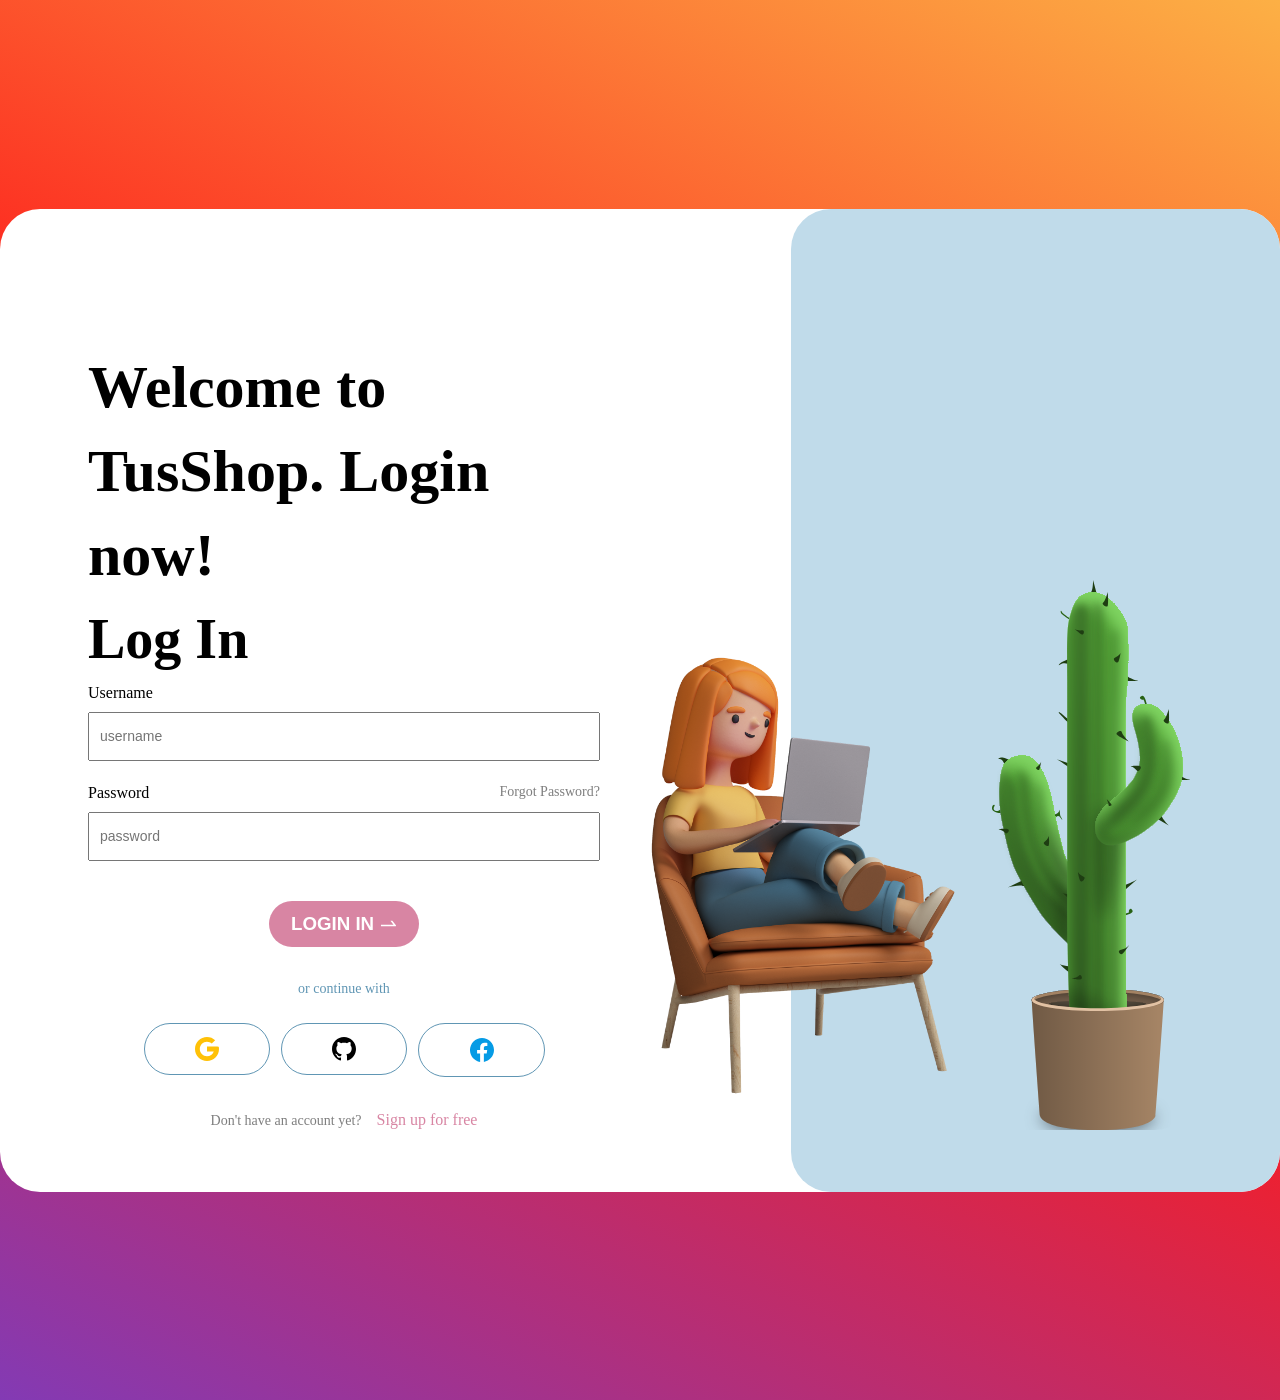
<file: vuongfarm/index.html>
<!DOCTYPE html>
<html lang="en">
  <head>
    <meta charset="UTF-8" />
    <meta http-equiv="X-UA-Compatible" content="IE=edge" />
    <meta name="viewport" content="width=device-width, initial-scale=1.0" />
    <title>Document</title>
    <link rel="stylesheet" href="./css/index.css" />
  </head>
  <body>
    <div class="wrapper">
      <div class="header">
        <ul class="nav">
          <li class="logo">VuongFarm</li>
          <li><a href="">Home</a></li>
          <li><a href="">Products</a></li>
          <li><a href="">Contact</a></li>
        </ul>
        <ul class="top-icon">
          <li>
            <a href=""><img src="./images/index/cart.svg" alt="" /></a>
          </li>
          <li>
            <a href=""><img src="./images/index/people.svg" alt="" /></a>
          </li>
          <li><img src="./images/index/line_y.svg" alt="" /></li>
          <li>
            <a href=""><img src="./images/index/category.svg" alt="" /></a>
          </li>
        </ul>
      </div>
      <div id="content">
        <div class="banner">
          <div class="left_banner">
            <div class="title_left_banner">
              <h1>Buy your</h1>
              <h1>dream plants</h1>
            </div>
            <div class="statistic">
              <div class="statistic_item">
                <h2>50+</h2>
                <p>Plant Species</p>
              </div>
              <div class="line_separation"></div>
              <div class="statistic_item">
                <h2>100+</h2>
                <p>Customers</p>
              </div>
            </div>
            <div class="form_search">
              <form action="">
                <input type="search" placeholder="What are you looking for?" />
                <button><img src="./images/index/search.svg" alt="" /></button>
              </form>
            </div>
          </div>
          <div class="right_banner">
            <div class="circle_background"></div>
            <img src="./images/index/banner.svg" alt="" />
          </div>
        </div>
        <div class="product_list">
          <div class="left_product_list">
            <div class="title_left_product_list">
              <h2>Best Selling</h2>
              <h2>Plants</h2>
            </div>
            <p>Easiest way to healthy life by buying your favorite plants</p>
            <button>
              <p>See more</p>
              <img src="./images/index/vector_right.svg" alt="" />
            </button>
          </div>
          <div class="right_product_list"></div>
        </div>
        <div class="about_us">
          <div class="header_about_us">
            <h2>About us</h2>
            <p>Order now and appreciate the beauty of nature</p>
          </div>
          <div class="body_about_us">
            <div class="body_about_us_item">
              <div class="img_about_us">
                <img src="./images/index/left_about_us.svg" alt="" />
              </div>
              <h3>Large Assortment</h3>
              <p>
                we offer many different types of products with fewer variations
                in each category.
              </p>
            </div>
            <div class="body_about_us_item">
              <div class="img_about_us">
                <img src="./images/index/middle_about_us.svg" alt="" />
              </div>
              <h3>Large Assortment</h3>
              <p>
                we offer many different types of products with fewer variations
                in each category.
              </p>
            </div>
            <div class="body_about_us_item">
              <div class="img_about_us">
                <img src="./images/index/right_about_us.svg" alt="" />
              </div>
              <h3>Large Assortment</h3>
              <p>
                we offer many different types of products with fewer variations
                in each category.
              </p>
            </div>
          </div>
        </div>
        <div class="categories">
          <div class="header_category">
            <h2>Categories</h2>
            <p>Find what you are looking for</p>
          </div>
          <div class="body_category">
            <div class="list_image_categories">
              <div class="image_category custom_image_category">
                <img src="./images/index/category1.svg" alt="" />
                <h5>Natural Plants</h5>
              </div>
              <div class="image_category">
                <img src="./images/index/category2.svg" alt="" />
                <h5>Plant Accessories</h5>
                <p>Horem ipsum dolor sit amet, consectetur adipiscing elit.</p>
              </div>
              <div class="image_category custom_image_category">
                <img src="./images/index/category3.svg" alt="" />
                <h5>Artificial Plants</h5>
              </div>
            </div>
            <div class="btn_explore">
              <button>
                <p>Explore</p>
                <img src="./images/index/vector_right.svg" alt="" />
              </button>
            </div>
          </div>
        </div>
        <div class="customers_say">
          <div class="header_customers_say">
            <h1>What customers say about</h1>
            <h1>VuongFarm?</h1>
          </div>
          <div class="body_customers_say">
            <div class="customers_say_item">
              <p>
                Jorem ipsum dolor sit amet, consectetur adipiscing elit. Nunc
                vulputate libero et velit interdum, ac aliquet odio mattis.
                Class aptent taciti sociosqu ad litora torquent per conubia
                nostra, per inceptos himenaeos.
              </p>
              <div class="detail_customers_say_item">
                <div class="left_detail_customers_say_item">
                  <img src="./images/index/customer1.svg" alt="" />
                </div>
                <div class="right_detail_customers_say_item">
                  <div class="info_customer">
                    <h3>John Doe</h3>
                    <p>Youtuber</p>
                  </div>
                  <div class="review">
                    <img src="./images/index/star.svg" alt="" />
                    <span>4.5</span>
                  </div>
                </div>
              </div>
            </div>
            <div class="customers_say_item">
              <p>
                Jorem ipsum dolor sit amet, consectetur adipiscing elit. Nunc
                vulputate libero et velit interdum, ac aliquet odio mattis.
                Class aptent taciti sociosqu ad litora torquent per conubia
                nostra, per inceptos himenaeos.
              </p>
              <div class="detail_customers_say_item">
                <div class="left_detail_customers_say_item">
                  <img src="./images/index/customer2.svg" alt="" />
                </div>
                <div class="right_detail_customers_say_item">
                  <div class="info_customer">
                    <h3>John Doe</h3>
                    <p>Youtuber</p>
                  </div>
                  <div class="review">
                    <img src="./images/index/star.svg" alt="" />
                    <span>4.5</span>
                  </div>
                </div>
              </div>
            </div>
            <div class="customers_say_item">
              <p>
                Jorem ipsum dolor sit amet, consectetur adipiscing elit. Nunc
                vulputate libero et velit interdum, ac aliquet odio mattis.
                Class aptent taciti sociosqu ad litora torquent per conubia
                nostra, per inceptos himenaeos.
              </p>
              <div class="detail_customers_say_item">
                <div class="left_detail_customers_say_item">
                  <img src="./images/index/customer1.svg" alt="" />
                </div>
                <div class="right_detail_customers_say_item">
                  <div class="info_customer">
                    <h3>John Doe</h3>
                    <p>Youtuber</p>
                  </div>
                  <div class="review">
                    <img src="./images/index/star.svg" alt="" />
                    <span>4.5</span>
                  </div>
                </div>
              </div>
            </div>
            <div class="customers_say_item">
              <p>
                Jorem ipsum dolor sit amet, consectetur adipiscing elit. Nunc
                vulputate libero et velit interdum, ac aliquet odio mattis.
                Class aptent taciti sociosqu ad litora torquent per conubia
                nostra, per inceptos himenaeos.
              </p>
              <div class="detail_customers_say_item">
                <div class="left_detail_customers_say_item">
                  <img src="./images/index/customer2.svg" alt="" />
                </div>
                <div class="right_detail_customers_say_item">
                  <div class="info_customer">
                    <h3>John Doe</h3>
                    <p>Youtuber</p>
                  </div>
                  <div class="review">
                    <img src="./images/index/star.svg" alt="" />
                    <span>4.5</span>
                  </div>
                </div>
              </div>
            </div>
            <div class="customers_say_item">
              <p>
                Jorem ipsum dolor sit amet, consectetur adipiscing elit. Nunc
                vulputate libero et velit interdum, ac aliquet odio mattis.
                Class aptent taciti sociosqu ad litora torquent per conubia
                nostra, per inceptos himenaeos.
              </p>
              <div class="detail_customers_say_item">
                <div class="left_detail_customers_say_item">
                  <img src="./images/index/customer1.svg" alt="" />
                </div>
                <div class="right_detail_customers_say_item">
                  <div class="info_customer">
                    <h3>John Doe</h3>
                    <p>Youtuber</p>
                  </div>
                  <div class="review">
                    <img src="./images/index/star.svg" alt="" />
                    <span>4.5</span>
                  </div>
                </div>
              </div>
            </div>
            <div class="customers_say_item">
              <p>
                Jorem ipsum dolor sit amet, consectetur adipiscing elit. Nunc
                vulputate libero et velit interdum, ac aliquet odio mattis.
                Class aptent taciti sociosqu ad litora torquent per conubia
                nostra, per inceptos himenaeos.
              </p>
              <div class="detail_customers_say_item">
                <div class="left_detail_customers_say_item">
                  <img src="./images/index/customer2.svg" alt="" />
                </div>
                <div class="right_detail_customers_say_item">
                  <div class="info_customer">
                    <h3>John Doe</h3>
                    <p>Youtuber</p>
                  </div>
                  <div class="review">
                    <img src="./images/index/star.svg" alt="" />
                    <span>4.5</span>
                  </div>
                </div>
              </div>
            </div>
          </div>
        </div>
        <footer>
          <div class="left_footer">
            <div class="header_left_footer">
              <h2>GREENMIND</h2>
              <p>We help you find</p>
              <p>your dream plant</p>
              <div class="icon_social">
                <div class="circle_social fix_circle_social">
                  <img
                    src="./images/index/iconfb.svg"
                    alt=""
                    class="fix_circle_social"
                  />
                </div>
                <div class="circle_social">
                  <img src="./images/index/iconinsta.svg" alt="" />
                </div>
                <div class="circle_social">
                  <img src="./images/index/icontwitter.svg" alt="" />
                </div>
              </div>
            </div>
            <div class="footer_left_footer">
              <p>2023 all Right Reserved Term of use LowBoy</p>
            </div>
          </div>
          <div class="right_footer">
            <table>
              <tr>
                <td>Infomation</td>
                <td>Company</td>
                <td>Contact</td>
              </tr>
              <tr>
                <td>About</td>
                <td>Community</td>
                <td>Getting Started</td>
              </tr>
              <tr>
                <td>Product</td>
                <td>Career</td>
                <td>Pricing</td>
              </tr>
              <tr>
                <td>Blog</td>
                <td>Our story</td>
                <td>Resources</td>
              </tr>
            </table>
          </div>
        </footer>
      </div>
    </div>
    <script src="./js/index.js"></script>
  </body>
</html>
</file>
<file: vuongfarm/css/index.css>
* {
    margin: 0;
    padding: 0;
}

body {
    margin: 0 auto;
    background-color: white;
}

.wrapper {
    padding: 45px 105px 0 105px;
}

ul {
    text-align: center;
}

/* #content {
    overflow: auto;
} */

.column1,
.column2,
.column3 {
    width: 31.3%;
    float: left;
}

.column1 {
    float: left;
}

.column2 {
    margin: 0% 3%;
}

.column3 {
    float: right;
    margin: 0%;
}

li {
    display: inline;
    padding: 0.5em;
}

.banner,
.article {
    background-color: #efefef;
    height: 10em;
    margin-bottom: 1em;
}

/* style header */

.header {
    display: flex;
    align-items: center;
    justify-content: space-between;
    margin-bottom: 48px;
}

.header .nav {
    display: flex;
    column-gap: 2vw;
    align-items: center;
}

.header .nav li a {
    text-decoration: none;
    font-size: 18px;
    font-weight: 500;
    line-height: 27px;
    letter-spacing: 0em;
    text-align: left;
    color: #1e1e1e80;
}

.header .nav li a:active {
    color: #1e1e1e;
}

.header .nav li.logo {
    font-size: 24px;
    font-weight: 400;
    line-height: 27px;
    letter-spacing: 0em;
    text-align: left;
}

.header .top-icon {
    display: flex;
    column-gap: 2vw;
    align-items: center;
}

/* style banner */

/* style left banner */

#content .banner {
    height: 512px;
    background: #c1dcdc;
    border-radius: 24px;
    display: flex;
    margin-bottom: 96px;
}

#content .banner .left_banner {
    padding: 48px;
    width: 65%;
}

#content .banner .left_banner .title_left_banner {
    margin-bottom: 24px;
}

#content .banner .left_banner .title_left_banner h1 {
    font-size: 64px;
    font-weight: 800;
    line-height: 64px;
    letter-spacing: 0em;
    text-align: left;
}

#content .banner .left_banner .statistic {
    display: flex;
    justify-content: flex-start;
    align-items: center;
    gap: 2vw;
    margin-bottom: 48px;
}

#content .banner .left_banner .statistic .line_separation {
    width: 2px;
    background-color: black;
    height: 60px;
}

#content .banner .left_banner .statistic .statistic_item h2 {
    font-size: 32px;
    font-weight: 600;
    line-height: 48px;
    letter-spacing: 0em;
    text-align: left;
}

#content .banner .left_banner .statistic .statistic_item p {
    font-size: 18px;
    font-weight: 500;
    line-height: 27px;
    letter-spacing: 0em;
    text-align: left;
}

#content .banner .left_banner .form_search form {
    position: relative;
}

#content .banner .left_banner .form_search form input {
    border-radius: 12px;
    padding: 18px;
    background: #ffffff;
    border: none;
    font-size: 18px;
    font-weight: 500;
    line-height: 27px;
    letter-spacing: 0em;
    text-align: left;
    width: 60%;
}

#content .banner .left_banner .form_search form button {
    position: absolute;
    width: 48px;
    height: 48px;
    background: #c1dcdc;
    border-radius: 12px;
    border: none;
    transform: translate(-54px, 8px);
    cursor: pointer;
}

/* style right banner */

#content .banner .right_banner {
    width: 35%;
    display: flex;
    flex-direction: column;
    justify-content: end;
    position: relative;
}

#content .banner .right_banner .circle_background {
    background-color: #1e1e1e;
    width: 450px;
    height: 400px;
    border-radius: 50% 50% 0px;
}

#content .banner .right_banner img {
    position: absolute;
    width: 411px;
    height: 513.98px;
    left: 55px;
}

/* style product list */

#content .product_list {
    display: flex;
    justify-content: space-between;
    margin-bottom: 85px;
}

#content .product_list .left_product_list {
    width: 20%;
}

#content .product_list .left_product_list .title_left_product_list {
    margin-bottom: 12px;
}

#content .product_list .left_product_list .title_left_product_list h2 {
    font-size: 32px;
    font-weight: 700;
    line-height: 48px;
    letter-spacing: 0em;
    text-align: left;
    color: #1e1e1e;
}

#content .product_list .left_product_list p {
    font-size: 18px;
    font-weight: 500;
    line-height: 27px;
    letter-spacing: 0em;
    text-align: left;
    padding-right: 60px;
    -webkit-line-clamp: 3;
    -webkit-box-orient: vertical;
    overflow: hidden;
    display: -webkit-box;
    color: #1e1e1e80;
    margin-bottom: 24px;
}

#content .product_list .left_product_list button {
    display: flex;
    padding: 12px 20px 12px 24px;
    background: #c1dcdc;
    border-radius: 8px;
    border: none;
    align-items: center;
    gap: 1vw;
    width: max-content;
    text-decoration: none;
}

#content .product_list .left_product_list button p {
    font-size: 18px;
    font-weight: 500;
    line-height: 27px;
    letter-spacing: 0em;
    text-align: left;
    padding: 0;
    margin: 0;
    color: #1e1e1e;
}

#content .product_list .right_product_list {
    display: grid;
    grid-template-columns: auto auto auto;
    justify-content: space-between;
    column-gap: 48px;
    row-gap: 48px;
    width: 80%;
}

#content .product_list .right_product_list .product_card img {
    max-width: 300px;
    max-height: 363px;
    margin-bottom: 12px;
}

#content .product_list .right_product_list .product_card .detail_product_card h3 {
    font-style: normal;
    font-weight: 700;
    font-size: 18px;
    line-height: 27px;
    color: #1e1e1e;
    margin-bottom: 7px;
}

#content .product_list .right_product_list .product_card .detail_product_card span {
    font-style: normal;
    font-weight: 500;
    font-size: 18px;
    line-height: 27px;
    color: rgba(30, 30, 30, 0.5);
}

/* style about us */

#content .about_us .header_about_us {
    text-align: center;
    margin-bottom: 48px;
}

#content .about_us .header_about_us h2 {
    font-size: 32px;
    font-weight: 700;
    line-height: 48px;
    letter-spacing: 0em;
    color: #1e1e1e;
}

#content .about_us .header_about_us p {
    font-size: 18px;
    font-weight: 500;
    line-height: 27px;
    letter-spacing: 0em;
    color: #1e1e1e80;
}

#content .about_us .body_about_us {
    display: flex;
    justify-content: space-between;
}

#content .about_us .body_about_us .body_about_us_item {
    display: flex;
    flex-direction: column;
    align-items: center;
    max-width: 400px;
    margin-bottom: 66px;
}

#content .about_us .body_about_us .body_about_us_item .img_about_us {
    width: 96px;
    height: 96px;
    border-radius: 50%;
    background-color: #c1dcdc;
    position: relative;
    margin-bottom: 24px;
}

#content .about_us .body_about_us .body_about_us_item .img_about_us img {
    position: absolute;
    transform: translate(28px, 30px);
}

#content .about_us .body_about_us .body_about_us_item h3 {
    margin-bottom: 12px;
    font-size: 18px;
    font-weight: 700;
    line-height: 27px;
    letter-spacing: 0em;
    color: #000000;
}

#content .about_us .body_about_us .body_about_us_item p {
    font-size: 18px;
    font-weight: 500;
    line-height: 27px;
    letter-spacing: 0em;
    text-align: center;
    color: #1e1e1e80;
}

/* style categories */

.categories .header_category {
    text-align: center;
    margin-bottom: 96px;
}

.categories .header_category h2 {
    font-size: 32px;
    font-weight: 700;
    line-height: 48px;
    letter-spacing: 0em;
    color: #1e1e1e;
    margin-bottom: 12px;
}

.categories .header_category p {
    font-size: 18px;
    font-weight: 500;
    line-height: 27px;
    letter-spacing: 0em;
    color: #1e1e1e80;
}

.categories .body_category {
    background-color: #c1dcdc;
    margin: 0 -105px;
    padding: 48px 96px 100px 96px;
}

.categories .body_category .list_image_categories {
    display: grid;
    grid-template-columns: auto auto auto;
    justify-content: space-between;
    text-align: center;
    margin-bottom: 24px;
}

.categories .body_category .list_image_categories .custom_image_category {
    transform: translateY(-96px);
}

.categories .body_category .list_image_categories .image_category {
    width: 352px;
}

.categories .body_category .list_image_categories .image_category h5 {
    font-size: 18px;
    font-weight: 700;
    line-height: 27px;
    letter-spacing: 0em;
    color: #1e1e1e;
    margin-bottom: 12px;
}

.categories .body_category .list_image_categories .image_category p {
    font-size: 18px;
    font-weight: 500;
    line-height: 27px;
    letter-spacing: 0em;
    color: #1e1e1e80;
}

.categories .body_category .btn_explore {
    display: flex;
    justify-content: center;
}

.categories .body_category .btn_explore button {
    display: flex;
    align-items: center;
    padding: 12px 24px;
    gap: 11.5px;
    background-color: #ffffff;
    border: none;
    border-radius: 8px;
}

.categories .body_category .btn_explore button p {
    font-size: 18px;
    font-weight: 500;
    line-height: 27px;
    letter-spacing: 0em;
    color: #1e1e1e;
}

.customers_say {
    padding: 96px 96px 78px 96px;
    margin: 0px -96px;
}

.customers_say .header_customers_say h1 {
    font-size: 32px;
    font-weight: 700;
    line-height: 48px;
    letter-spacing: 0em;
}

.customers_say .body_customers_say {
    display: flex;
    overflow-x: scroll;
    gap: 4vw;
}

.customers_say .body_customers_say::-webkit-scrollbar-track {
    -webkit-box-shadow: inset 0 0 6px rgba(0, 0, 0, 0.3);
    background-color: #F5F5F5;
}

.customers_say .body_customers_say::-webkit-scrollbar {
    height: 7px;
    border-radius: 5px;
    margin-top: 2px;
    background-color: #F5F5F5;
}

.customers_say .body_customers_say::-webkit-scrollbar-thumb {
    background-color: #5bc7c7;
    background-image: -webkit-linear-gradient(45deg,
            rgba(255, 255, 255, .2) 25%,
            transparent 25%,
            transparent 50%,
            rgba(255, 255, 255, .2) 50%,
            rgba(255, 255, 255, .2) 75%,
            transparent 75%,
            transparent)
}

.customers_say .body_customers_say .customers_say_item {
    min-height: 330px;
    background-color: #c1dcdc;
    border-radius: 12px;
    padding: 48px 48px 0 48px;
    display: flex;
    flex-direction: column;
    justify-content: space-between;
    min-width: 37vw;
}

.customers_say .body_customers_say .customers_say_item p {
    font-size: 18px;
    font-weight: 500;
    line-height: 27px;
    letter-spacing: 0em;
    color: #1e1e1ebf;
}

.customers_say .body_customers_say .customers_say_item .detail_customers_say_item {
    display: flex;
    justify-content: space-between;
    align-items: center;
}

.customers_say .body_customers_say .customers_say_item .detail_customers_say_item .left_detail_customers_say_item img {
    width: 150px;
    height: 205px;
}

.customers_say .body_customers_say .customers_say_item .detail_customers_say_item .right_detail_customers_say_item {
    display: flex;
    justify-content: space-between;
    width: 100%;
}

/* style footer */

footer {
    background-color: #C1DCDC;
    min-height: 423px;
    display: flex;
    margin: 0px -105px;
    padding: 48px 96px 71px 96px;
}

footer .left_footer {
    width: 75%;
    display: flex;
    flex-direction: column;
    justify-content: space-between;
}

footer .left_footer .header_left_footer h2 {
    font-size: 18px;
    font-weight: 400;
    line-height: 20px;
    letter-spacing: 0em;
    color: #000000;
    margin-bottom: 24px;
}

footer .left_footer .header_left_footer p {
    font-size: 18px;
    font-weight: 500;
    line-height: 27px;
    letter-spacing: 0em;
    color: #1E1E1E80;
    margin-bottom: 24px;
}

footer .left_footer .header_left_footer p:nth-child(even) {
    margin-bottom: unset;
}

footer .left_footer .header_left_footer .icon_social {
    display: flex;
    gap: 24px;
}

footer .left_footer .header_left_footer .icon_social .circle_social {
    border: 1px solid #1E1E1E80;
    border-radius: 50%;
    width: 48px;
    height: 48px;
    position: relative;
}

footer .left_footer .header_left_footer .icon_social .circle_social img {
    position: absolute;
    transform: translate(15px, 16px);
}

footer .left_footer .header_left_footer .icon_social .circle_social .fix_circle_social {
    transform: translate(19px, 16px);
}

footer .left_footer .footer_left_footer p {
    font-size: 18px;
    font-weight: 500;
    line-height: 27px;
    letter-spacing: 0em;
    color: #1E1E1E80;
}

footer .right_footer {
    width: 25%;
}

footer .right_footer table tr:first-child {
    font-size: 18px;
    font-weight: 700;
    line-height: 27px;
    letter-spacing: 0em;
    color: #1E1E1E;
}

footer .right_footer table tr {
    font-size: 18px;
    font-weight: 400;
    line-height: 27px;
    letter-spacing: 0em;
    color: #1E1E1E80;
}

footer .right_footer table tr td{
    padding: 12px 48px 12px 0;
}

footer .right_footer table tr td:last-child{
    padding-right: unset;
}
</file>
<file: vuongfarm/css/form_user.css>
* {
  padding: 0px;
  margin: 0px;
}

body {
  height: 100%;
}

#admin_page {
  display: flex;
  min-height: 937px;
}

/*  style menu admin */

#admin_page .menu_admin {
  width: 5%;
  display: flex;
  flex-direction: column;
  justify-content: space-between;
  align-items: center;
  background-color: #ffc297;
  padding: 30px 28px;
}

#admin_page .menu_admin .header_menu_admin ul {
  display: flex;
  justify-content: center;
  flex-direction: column;
  align-items: center;
}

#admin_page .menu_admin .header_menu_admin ul li {
  list-style-type: none;
  margin-bottom: 73px;
}

#admin_page .menu_admin .header_menu_admin ul li a .avatar_school {
  width: 65px;
  height: 65px;
}

#admin_page .menu_admin .header_menu_admin ul li a img {
  width: 33.33px;
  height: 27.63px;
}

#admin_page .menu_admin .footer_menu_admin .footer_menu_admin_item {
  position: relative;
  width: 81px;
  height: 81px;
  background-color: #ff7008;
  border-radius: 50%;
}

#admin_page .menu_admin .footer_menu_admin .footer_menu_admin_item img {
  position: absolute;
  top: 22px;
  left: 21px;
}

/* style menu section */

.menu_section {
  padding: 45px 30px;
  border-right: 1px solid #eee;
}

.menu_section .back_site {
  display: flex;
  gap: 41px;
}

.menu_section .back_site img {
  font-size: 28px;
}

.menu_section .back_site h3 {
  font-size: 28px;
  font-weight: 700;
  line-height: 33px;
  letter-spacing: 0em;
}

.menu_section .body_menu_section ul {
  display: flex;
  flex-direction: column;
  justify-content: flex-start;
  gap: 75px;
  margin: 91px 60px 0 60px;
  width: 100%;
}

.menu_section .body_menu_section ul li {
  display: flex;
  align-items: center;
  list-style-type: none;
  gap: 38px;
}

.menu_section .body_menu_section ul li img {
  height: 32.5px;
  width: 26.66666603088379px;
}

.menu_section .body_menu_section ul li h5 {
  font-size: 28px;
  font-weight: 500;
  line-height: 33px;
  letter-spacing: 0em;
  text-align: left;
}

/* style detail section */
.detail_section {
  padding: 60px 135px 0 135px;
  width: 100%;
}

.detail_section .header_detail_section {
  display: flex;
  justify-content: space-between;
  align-items: center;
}

.detail_section .header_detail_section h1 {
  font-size: 45px;
  font-weight: 600;
  line-height: 53px;
  letter-spacing: 0em;
}

.detail_section .header_detail_section .list_action_user {
  position: relative;
  display: inline-block;
}

.detail_section .header_detail_section .list_action_user img {
  width: 120px;
  height: 120px;
}

.detail_section .body_detail_section form .form_detail_section {
  display: flex;
  flex-direction: column;
  gap: 18px;
}

.detail_section .body_detail_section form .form_detail_section .form_name {
  display: flex;
  justify-content: space-between;
}

.detail_section .body_detail_section form .form_detail_section .form_item {
  display: flex;
  flex-direction: column;
  position: relative;
}

.detail_section .body_detail_section form .form_detail_section .form_item label {
  font-size: 26px;
  font-weight: 600;
  line-height: 30px;
  letter-spacing: 0em;
  margin-bottom: 8px;
}

.detail_section .body_detail_section form .form_detail_section .form_item input {
  padding: 21px 0px 21px 27px;
  font-size: 24px;
  font-weight: 500;
  line-height: 28px;
  letter-spacing: 0em;
}

.detail_section .body_detail_section form .form_detail_section .form_item select {
  padding: 21px 0px 21px 27px;
  width: 423px;
  font-size: 24px;
  font-weight: 500;
  line-height: 28px;
  letter-spacing: 0em;
}

.detail_section .body_detail_section form .form_detail_section .form_name .form_item input {
  padding: 21px 0px 21px 27px;
  width: 405px;
  font-size: 24px;
  font-weight: 500;
  line-height: 28px;
  letter-spacing: 0em;
}

.detail_section .body_detail_section form .form_detail_section .form_email .form_item input[type="checkbox"] {
  position: absolute;
  top: 61px;
  right: 25px;
  accent-color: #23b000;
  width: 30px;
  height: 30px;
}

.detail_section .body_detail_section form .form_detail_section .form_email .form_item input[type="checkbox"]:checked::before {
  color: #ffffff;
}

.detail_section .body_detail_section form .form_detail_section .form_button .btn_cancel {
  border: 1px solid #ff7008;
  background-color: #ffffff;
  border-radius: 5px;
  padding: 11px 47px;
  font-style: normal;
  font-weight: 400;
  font-size: 28px;
  line-height: 33px;
  margin-right: 42px;
}

.detail_section .body_detail_section form .form_detail_section .form_button #btn_submit {
  width: 68px;
  background: #ff7008;
  color: #ffffff;
  border: none;
  border-radius: 5px;
  font-style: normal;
  font-weight: 600;
  font-size: 28px;
  line-height: 33px;
  padding: 11px 64px;
}

/* class dung chung */

.toggle_link {
  display: none;
}

.active h5 {
  font-weight: bolder !important;
}

.dropbtn {
  padding: 16px;
  font-size: 16px;
  border: none;
  cursor: pointer;
}


.dropdown-content {
  display: none;
  position: absolute;
  background-color: #f1f1f1;
  min-width: 160px;
  overflow: auto;
  box-shadow: 0px 8px 16px 0px rgba(0, 0, 0, 0.2);
  z-index: 1;
}

.dropdown-content a {
  color: black;
  padding: 12px 16px;
  text-decoration: none;
  display: block;
}


.show {
  display: block;
}

.error input {
  border: 1px solid red;
}

.error select {
  border: 1px solid red;
}

.error small {
  font-size: 24px;
  font-weight: 500;
  line-height: 28px;
  color: red;
}
</file>
<file: vuongfarm/css/login.css>
* {
    margin: 0px;
    padding: 0px;
}

body {
    background: rgb(131, 58, 180);
    background: linear-gradient(27deg, rgba(131, 58, 180, 1) 0%, rgba(253, 29, 29, 1) 50%, rgba(252, 176, 69, 1) 100%);
    width: 100%;
    height: 1400px;
    display: flex;
    align-items: center;
    justify-content: center;
}

#login {
    width: 1366px;
    background: #FFFFFF;
    border-radius: 40px;
    display: flex;
    justify-content: space-between;
}

.container_login {
    width: 40%;
    padding: 136px 0px 62px 88px;
    display: flex;
}

.container_login h1 {
    font-size: 60px;
    font-weight: 600;
    line-height: 84px;
}

.container_login .login {}

.container_login .login h2 {
    font-size: 56px;
    font-weight: 600;
    line-height: 84px;
}

.container_login .login .form_login {
    margin-bottom: 32px;
}

.container_login .login .form_login form {
    display: flex;
    flex-direction: column;
    align-items: center;
    gap: 20px;
}

.container_login .login .form_login form .form_login_item {
    display: flex;
    flex-direction: column;
    gap: 7px;
    width: 100%;
}

.container_login .login .form_login form .form_login_item label {
    font-size: 16px;
    font-weight: 300;
    line-height: 24px;
}

.container_login .login .form_login form .form_login_item input {
    font-size: 14px;
    font-weight: 400;
    line-height: 21px;
    padding: 12px 10px;
}

.container_login .login .form_login form .form_login_item .forgot_password {
    display: flex;
    justify-content: space-between;
}

.container_login .login .form_login form .form_login_item .forgot_password a {
    font-size: 14px;
    font-weight: 300;
    line-height: 21px;
    text-decoration: none;
    color: #000000;
    opacity: 0.5;
}

.container_login .login .form_login form button {
    width: 150px;
    height: 46px;
    background: #D885A3;
    color: #FFFFFF;
    border-radius: 23px;
    border: none;
    font-size: 16px;
    font-weight: 600;
    line-height: 24px;
    display: flex;
    align-items: center;
    justify-content: space-between;
    padding: 11px 22px;
    margin-top: 20px;
}

.container_login .login .form_login form button img {
    height: 7px;
    width: 17px;
}

.container_login .login .social_login {
    display: flex;
    flex-direction: column;
    align-items: center;
    gap: 25px;
}

.container_login .login .social_login p {
    font-size: 14px;
    font-weight: 400;
    line-height: 19px;
    color: #6096B4;
}

.container_login .login .social_login .body_social_login {
    display: flex;
    justify-content: center;
    gap: 11px;
    margin-bottom: 5px;
}

.container_login .login .social_login .body_social_login .social_login_item img {
    padding: 13px 50px;
    border: 1px solid #6096B4;
    border-radius: 40px;
}

.container_login .login .social_login .create_account {
    display: flex;
    gap: 15px;
}

.container_login .login .social_login .create_account p {
    color: #000000;
    opacity: 0.5;
}

.container_login .login .social_login .create_account a {
    text-decoration: none;
    color: #D885A3;
}

/* .container_login .login {
    display: flex;
} */

.right_login {
    width: 489px;
    height: auto;
    background-color: #C0DBEA;
    border-radius: 40px;
    position: relative;
}

.right_login::before {
    position: absolute;
    content: "";
    border-radius: 35px;
    width: 552px;
    height: 542px;
    background: url(../images/login/Character-working-laptop-sitting-chair.svg);
    background-repeat: no-repeat;
    bottom: 62px;
    left: -282px;
}

.right_login::after {
    position: absolute;
    content: "";
    border-radius: 35px;
    width: 198px;
    height: 550px;
    background: url(../images/login/cactus.svg);
    background-repeat: no-repeat;
    bottom: 62px;
    right: 90px;
}

/* responsive */

@media screen and (max-width: 1200px) {
    #login{
        justify-content: center;
    }

    .container_login{
        width: auto;
        padding: 136px 88px 62px 88px;
    }

    .right_login{
      display: none;
    }
  }
</file>
